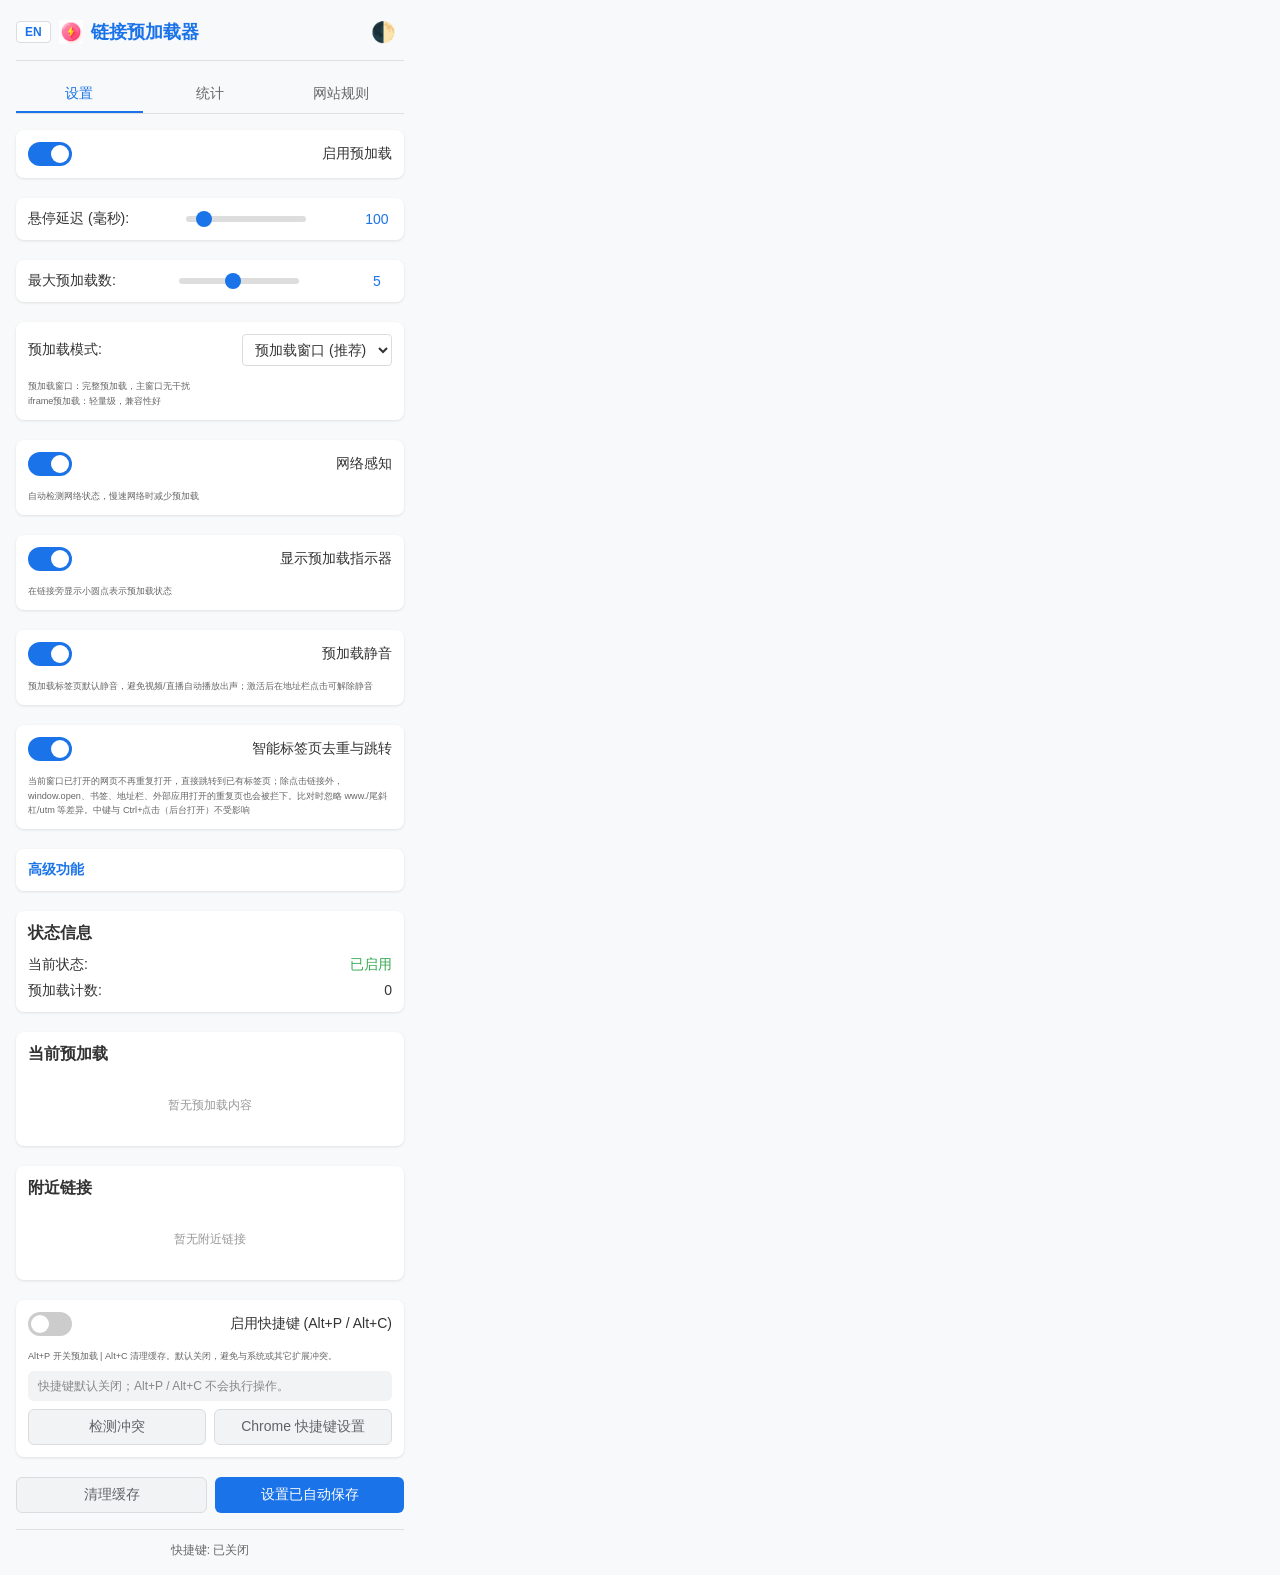
<file: popup.html>
<!DOCTYPE html>
<html lang="zh-CN">
<head>
    <meta charset="UTF-8">
    <meta name="viewport" content="width=device-width, initial-scale=1.0">
    <title data-i18n="appName">链接预加载器</title>
    <link rel="stylesheet" href="popup.css">
</head>
<body>
    <div class="container">
        <div class="header">
            <button id="languageToggle" class="language-toggle" data-i18n-title="languageToggleTitle" title="切换语言">EN</button>
            <img src="icons/icon32.png" alt="图标" class="icon" data-i18n-alt="iconAlt">
            <h1 data-i18n="appName">链接预加载器</h1>
            <button id="themeToggle" class="theme-toggle" data-i18n-title="switchTheme" title="切换主题">🌓</button>
        </div>
        
        <div class="tabs">
            <button class="tab-btn active" data-tab="settings" data-i18n="tabSettings">设置</button>
            <button class="tab-btn" data-tab="stats" data-i18n="tabStats">统计</button>
            <button class="tab-btn" data-tab="rules" data-i18n="tabRules">网站规则</button>
        </div>
        
        <div class="content">
            <div class="tab-content active" id="settings-tab">
                <div class="setting-group">
                    <div class="setting-item">
                        <label class="switch">
                            <input type="checkbox" id="enablePreload" checked>
                            <span class="slider"></span>
                        </label>
                        <span class="setting-label" data-i18n="enablePreload">启用预加载</span>
                    </div>
                </div>

                <div class="setting-group">
                    <div class="setting-item">
                        <label for="hoverDelay" data-i18n="hoverDelay">悬停延迟 (毫秒):</label>
                        <input type="range" id="hoverDelay" min="0" max="1000" value="100" step="50">
                        <span id="hoverDelayValue">100</span>
                    </div>
                </div>

                <div class="setting-group">
                    <div class="setting-item">
                        <label for="maxPreloads" data-i18n="maxPreloads">最大预加载数:</label>
                        <input type="range" id="maxPreloads" min="1" max="10" value="5" step="1">
                        <span id="maxPreloadsValue">5</span>
                    </div>
                </div>

                <div class="setting-group">
                    <div class="setting-item">
                        <label for="preloadMode" data-i18n="preloadMode">预加载模式:</label>
                        <select id="preloadMode">
                            <option value="hidden-tab" data-i18n="modeHiddenTab">预加载窗口 (推荐)</option>
                            <option value="iframe" data-i18n="modeIframe">iframe预加载</option>
                        </select>
                    </div>
                    <div class="setting-description">
                        <small data-i18n="modeHiddenDesc">预加载窗口：完整预加载，主窗口无干扰</small><br>
                        <small data-i18n="modeIframeDesc">iframe预加载：轻量级，兼容性好</small>
                    </div>
                </div>

                <div class="setting-group">
                    <div class="setting-item">
                        <label class="switch">
                            <input type="checkbox" id="networkAware" checked>
                            <span class="slider"></span>
                        </label>
                        <span class="setting-label" data-i18n="networkAware">网络感知</span>
                    </div>
                    <div class="setting-description">
                        <small data-i18n="networkAwareDesc">自动检测网络状态，慢速网络时减少预加载</small>
                    </div>
                </div>

                <div class="setting-group">
                    <div class="setting-item">
                        <label class="switch">
                            <input type="checkbox" id="showIndicator" checked>
                            <span class="slider"></span>
                        </label>
                        <span class="setting-label" data-i18n="showIndicator">显示预加载指示器</span>
                    </div>
                    <div class="setting-description">
                        <small data-i18n="showIndicatorDesc">在链接旁显示小圆点表示预加载状态</small>
                    </div>
                </div>

                <div class="setting-group">
                    <div class="setting-item">
                        <label class="switch">
                            <input type="checkbox" id="mutePreload" checked>
                            <span class="slider"></span>
                        </label>
                        <span class="setting-label" data-i18n="mutePreload">预加载静音</span>
                    </div>
                    <div class="setting-description">
                        <small data-i18n="mutePreloadDesc">预加载标签页默认静音，避免视频/直播自动播放出声；激活后在地址栏点击可解除静音</small>
                    </div>
                </div>

                <div class="setting-group">
                    <div class="setting-item">
                        <label class="switch">
                            <input type="checkbox" id="smartTabDedup" checked>
                            <span class="slider"></span>
                        </label>
                        <span class="setting-label" data-i18n="smartTabDedup">智能标签页去重与跳转</span>
                    </div>
                    <div class="setting-description">
                        <small data-i18n="smartTabDedupDesc">当前窗口已打开的网页不再重复打开，直接跳转到已有标签页；除点击链接外，window.open、书签、地址栏、外部应用打开的重复页也会被拦下。比对时忽略 www./尾斜杠/utm 等差异。中键与 Ctrl+点击（后台打开）不受影响</small>
                    </div>
                </div>

                <details class="advanced-features" id="advancedFeatures">
                    <summary id="advancedFeaturesToggle" data-i18n="advancedFeatures">高级功能</summary>

                    <div class="setting-group advanced-setting-group">
                        <div class="setting-item">
                            <label class="switch">
                                <input type="checkbox" id="tabOutEnabled">
                                <span class="slider"></span>
                            </label>
                            <span class="setting-label">Tab-out</span>
                        </div>
                        <div class="setting-description">
                            <small data-i18n="tabOutDesc">开启后新标签页将显示 Tab-out 标签页管理面板，并启用标签数量徽章与收藏右键菜单</small>
                        </div>
                    </div>

                </details>

                <div class="status-section">
                    <h3 data-i18n="statusInfo">状态信息</h3>
                    <div class="status-item">
                        <span data-i18n="currentStatus">当前状态:</span>
                        <span id="currentStatus" class="status-enabled" data-i18n="statusEnabled">已启用</span>
                    </div>
                    <div class="status-item">
                        <span data-i18n="preloadCount">预加载计数:</span>
                        <span id="preloadCount">0</span>
                    </div>
                </div>

                <div class="preload-section">
                    <h3 data-i18n="currentPreloads">当前预加载</h3>
                    <div id="preloadList" class="preload-list">
                        <div class="empty-message" data-i18n="noPreloads">暂无预加载内容</div>
                    </div>
                </div>

                <div class="nearby-section">
                    <h3 data-i18n="nearbyLinks">附近链接</h3>
                    <div id="nearbyList" class="nearby-list">
                        <div class="empty-message" data-i18n="noNearbyLinks">暂无附近链接</div>
                    </div>
                </div>

                <div class="setting-group shortcut-setting-group">
                    <div class="setting-item">
                        <label class="switch">
                            <input type="checkbox" id="shortcutsEnabled">
                            <span class="slider"></span>
                        </label>
                        <span class="setting-label" data-i18n="shortcutsEnabled">启用快捷键 (Alt+P / Alt+C)</span>
                    </div>
                    <div class="setting-description">
                        <small data-i18n="shortcutsDesc">Alt+P 开关预加载 | Alt+C 清理缓存。默认关闭，避免与系统或其它扩展冲突。</small>
                    </div>
                    <div id="shortcutStatus" class="shortcut-status disabled" data-i18n="shortcutsDisabledDetail">
                        快捷键默认关闭；Alt+P / Alt+C 不会执行操作。
                    </div>
                    <div class="shortcut-actions">
                        <button id="checkShortcutConflicts" class="btn btn-secondary btn-sm" data-i18n="checkConflicts">检测冲突</button>
                        <button id="openShortcutSettings" class="btn btn-secondary btn-sm" data-i18n="chromeShortcutSettings">Chrome 快捷键设置</button>
                    </div>
                </div>

                <div class="button-group">
                    <button id="clearCache" class="btn btn-secondary" data-i18n="clearCache">清理缓存</button>
                    <button id="saveSettings" class="btn btn-primary" data-i18n="settingsAutoSaved" data-i18n-title="settingsAutoSaved" title="设置已自动保存">设置已自动保存</button>
                </div>
            </div>

            <div class="tab-content" id="stats-tab">
                <div class="stats-section">
                    <h3 data-i18n="statsData">统计数据</h3>
                    <div class="stat-item">
                        <span class="stat-label" data-i18n="totalPreloads">总预加载次数:</span>
                        <span class="stat-value" id="totalPreloads">0</span>
                    </div>
                    <div class="stat-item">
                        <span class="stat-label" data-i18n="hitCount">命中次数:</span>
                        <span class="stat-value" id="hitCount">0</span>
                    </div>
                    <div class="stat-item">
                        <span class="stat-label" data-i18n="hitRate">命中率:</span>
                        <span class="stat-value" id="hitRate">0%</span>
                    </div>
                    <div class="stat-item">
                        <span class="stat-label" data-i18n="savedTime">节省时间:</span>
                        <span class="stat-value" id="savedTime">0ms</span>
                    </div>
                    <div class="stat-item">
                        <span class="stat-label" data-i18n="sessionTime">会话时长:</span>
                        <span class="stat-value" id="sessionTime">0秒</span>
                    </div>
                </div>
                <div class="button-group">
                    <button id="resetStats" class="btn btn-secondary" data-i18n="resetStats">重置统计</button>
                </div>
            </div>

            <div class="tab-content" id="rules-tab">
                <div class="rules-section">
                    <h3 data-i18n="siteRules">网站规则</h3>
                    <div id="rulesList" class="rules-list">
                        <div class="empty-message" data-i18n="noSiteRules">暂无网站规则</div>
                    </div>
                </div>
                <div class="button-group">
                    <button id="enableAllRules" class="btn btn-secondary" data-i18n="enableAll">全部启用</button>
                    <button id="disableAllRules" class="btn btn-secondary" data-i18n="disableAll">全部禁用</button>
                    <button id="deleteAllRules" class="btn btn-danger" data-i18n="deleteAll">全部删除</button>
                    <button id="addRule" class="btn btn-primary" data-i18n="addRule">添加规则</button>
                </div>
            </div>
        </div>

        <div class="footer">
            <p id="shortcutFooterText" data-i18n="shortcutFooterDisabled">快捷键: 已关闭</p>
        </div>
    </div>

    <script type="module" src="popup.js"></script>
</body>
</html>
</file>
<file: popup.css>
/* 链接预加载器 - Popup样式 v2.0.0 */
* {
    margin: 0;
    padding: 0;
    box-sizing: border-box;
}

body {
    width: 420px;
    min-height: 600px;
    font-family: -apple-system, BlinkMacSystemFont, 'Segoe UI', Roboto, sans-serif;
    font-size: 14px;
    color: #333;
    background: #f8f9fa;
    transition: background-color 0.3s, color 0.3s;
}

body.dark-mode {
    background: #1e1e1e;
    color: #e0e0e0;
}

.container {
    padding: 16px;
}

.header {
    display: flex;
    align-items: center;
    justify-content: space-between;
    margin-bottom: 16px;
    padding-bottom: 12px;
    border-bottom: 1px solid #e0e0e0;
}

body.dark-mode .header {
    border-bottom-color: #444;
}

.icon {
    width: 24px;
    height: 24px;
    margin-right: 8px;
}

h1 {
    font-size: 18px;
    font-weight: 600;
    color: #1a73e8;
    flex: 1;
}

body.dark-mode h1 {
    color: #8ab4f8;
}

.theme-toggle,
.language-toggle {
    background: none;
    border: none;
    font-size: 20px;
    cursor: pointer;
    padding: 4px 8px;
    border-radius: 4px;
    transition: background-color 0.2s;
}

.language-toggle {
    margin-right: 8px;
    border: 1px solid #dadce0;
    font-size: 12px;
    font-weight: 600;
    line-height: 1;
    color: #1a73e8;
    background: white;
}

.theme-toggle:hover,
.language-toggle:hover {
    background: rgba(0, 0, 0, 0.1);
}

body.dark-mode .language-toggle {
    border-color: #555;
    color: #8ab4f8;
    background: #2d2d2d;
}

body.dark-mode .theme-toggle:hover,
body.dark-mode .language-toggle:hover {
    background: rgba(255, 255, 255, 0.1);
}

/* 标签页样式 */
.tabs {
    display: flex;
    gap: 4px;
    margin-bottom: 16px;
    border-bottom: 1px solid #e0e0e0;
}

body.dark-mode .tabs {
    border-bottom-color: #444;
}

.tab-btn {
    flex: 1;
    padding: 8px 12px;
    background: none;
    border: none;
    border-bottom: 2px solid transparent;
    cursor: pointer;
    font-size: 14px;
    color: #666;
    transition: all 0.2s;
}

body.dark-mode .tab-btn {
    color: #999;
}

.tab-btn:hover {
    color: #1a73e8;
    background: rgba(26, 115, 232, 0.05);
}

body.dark-mode .tab-btn:hover {
    color: #8ab4f8;
    background: rgba(138, 180, 248, 0.1);
}

.tab-btn.active {
    color: #1a73e8;
    border-bottom-color: #1a73e8;
    font-weight: 500;
}

body.dark-mode .tab-btn.active {
    color: #8ab4f8;
    border-bottom-color: #8ab4f8;
}

.tab-content {
    display: none;
}

.tab-content.active {
    display: block;
}

.content {
    margin-bottom: 16px;
}

.setting-group {
    margin-bottom: 20px;
    padding: 12px;
    background: white;
    border-radius: 8px;
    box-shadow: 0 1px 3px rgba(0,0,0,0.1);
}

body.dark-mode .setting-group {
    background: #2d2d2d;
    box-shadow: 0 1px 3px rgba(0,0,0,0.3);
}

.setting-item {
    display: flex;
    align-items: center;
    justify-content: space-between;
    margin-bottom: 12px;
}

.setting-item:last-child {
    margin-bottom: 0;
}

.setting-label {
    font-weight: 500;
}

/* 开关样式 */
.switch {
    position: relative;
    display: inline-block;
    width: 44px;
    height: 24px;
}

.switch input {
    opacity: 0;
    width: 0;
    height: 0;
}

.slider {
    position: absolute;
    cursor: pointer;
    top: 0;
    left: 0;
    right: 0;
    bottom: 0;
    background-color: #ccc;
    transition: .4s;
    border-radius: 24px;
}

body.dark-mode .slider {
    background-color: #555;
}

.slider:before {
    position: absolute;
    content: "";
    height: 18px;
    width: 18px;
    left: 3px;
    bottom: 3px;
    background-color: white;
    transition: .4s;
    border-radius: 50%;
}

input:checked + .slider {
    background-color: #1a73e8;
}

body.dark-mode input:checked + .slider {
    background-color: #8ab4f8;
}

input:checked + .slider:before {
    transform: translateX(20px);
}

/* 滑块样式 */
input[type="range"] {
    width: 120px;
    height: 6px;
    border-radius: 3px;
    background: #ddd;
    outline: none;
    -webkit-appearance: none;
}

body.dark-mode input[type="range"] {
    background: #555;
}

input[type="range"]::-webkit-slider-thumb {
    -webkit-appearance: none;
    appearance: none;
    width: 16px;
    height: 16px;
    border-radius: 50%;
    background: #1a73e8;
    cursor: pointer;
}

body.dark-mode input[type="range"]::-webkit-slider-thumb {
    background: #8ab4f8;
}

input[type="range"]::-moz-range-thumb {
    width: 16px;
    height: 16px;
    border-radius: 50%;
    background: #1a73e8;
    cursor: pointer;
    border: none;
}

body.dark-mode input[type="range"]::-moz-range-thumb {
    background: #8ab4f8;
}

/* 下拉选择框样式 */
select {
    padding: 6px 8px;
    border: 1px solid #dadce0;
    border-radius: 4px;
    background: white;
    font-size: 14px;
    color: #333;
    cursor: pointer;
    min-width: 120px;
}

body.dark-mode select {
    border-color: #555;
    background: #2d2d2d;
    color: #e0e0e0;
}

select:focus {
    outline: none;
    border-color: #1a73e8;
}

body.dark-mode select:focus {
    border-color: #8ab4f8;
}

.setting-description {
    margin-top: 8px;
    color: #666;
    font-size: 11px;
    line-height: 1.3;
}

body.dark-mode .setting-description {
    color: #999;
}

.advanced-features {
    margin-bottom: 20px;
    background: white;
    border-radius: 8px;
    box-shadow: 0 1px 3px rgba(0,0,0,0.1);
    overflow: hidden;
}

body.dark-mode .advanced-features {
    background: #2d2d2d;
    box-shadow: 0 1px 3px rgba(0,0,0,0.3);
}

.advanced-features summary {
    cursor: pointer;
    list-style: none;
    padding: 12px;
    font-weight: 600;
    color: #1a73e8;
    user-select: none;
}

.advanced-features summary::-webkit-details-marker {
    display: none;
}

.advanced-features summary::after {
    content: attr(data-i18n-expand);
    float: right;
    font-size: 12px;
    color: #666;
    font-weight: 400;
}

.advanced-features[open] summary::after {
    content: attr(data-i18n-collapse);
}

body.dark-mode .advanced-features summary {
    color: #8ab4f8;
}

body.dark-mode .advanced-features summary::after {
    color: #999;
}

.advanced-setting-group {
    margin-bottom: 0;
    border-radius: 0;
    box-shadow: none;
    border-top: 1px solid #e0e0e0;
}

/* 快捷键状态提示 */
.shortcut-status {
    margin-top: 8px;
    padding: 6px 10px;
    border-radius: 6px;
    font-size: 12px;
    line-height: 1.5;
}

.shortcut-status.disabled {
    background: #f1f3f4;
    color: #888;
}

.shortcut-status.ok {
    background: #e6f4ea;
    color: #1e7e34;
}

.shortcut-status.warning {
    background: #fff3e0;
    color: #e65100;
}

.shortcut-status.info {
    background: #e8f0fe;
    color: #1a73e8;
}

body.dark-mode .shortcut-status.disabled {
    background: #2a2a2a;
    color: #888;
}

body.dark-mode .shortcut-status.ok {
    background: #1b3a22;
    color: #81c784;
}

body.dark-mode .shortcut-status.warning {
    background: #3a2800;
    color: #ffb74d;
}

body.dark-mode .shortcut-status.info {
    background: #1a2a4a;
    color: #8ab4f8;
}

/* 快捷键操作按钮行 */
.shortcut-actions {
    display: flex;
    gap: 8px;
    margin-top: 8px;
}

.btn-sm {
    padding: 4px 10px;
    font-size: 12px;
}

body.dark-mode .advanced-setting-group {
    box-shadow: none;
    border-top-color: #444;
}

/* 状态部分 */
.status-section, .preload-section, .nearby-section, .stats-section, .rules-section {
    margin-bottom: 20px;
    padding: 12px;
    background: white;
    border-radius: 8px;
    box-shadow: 0 1px 3px rgba(0,0,0,0.1);
}

body.dark-mode .status-section,
body.dark-mode .preload-section,
body.dark-mode .nearby-section,
body.dark-mode .stats-section,
body.dark-mode .rules-section {
    background: #2d2d2d;
    box-shadow: 0 1px 3px rgba(0,0,0,0.3);
}

.status-section h3, .preload-section h3, .nearby-section h3, .stats-section h3, .rules-section h3 {
    font-size: 16px;
    margin-bottom: 12px;
    color: #333;
}

body.dark-mode .status-section h3,
body.dark-mode .preload-section h3,
body.dark-mode .nearby-section h3,
body.dark-mode .stats-section h3,
body.dark-mode .rules-section h3 {
    color: #e0e0e0;
}

.status-item, .stat-item {
    display: flex;
    justify-content: space-between;
    margin-bottom: 8px;
}

.status-item:last-child, .stat-item:last-child {
    margin-bottom: 0;
}

.status-enabled {
    color: #34a853;
    font-weight: 500;
}

.status-disabled {
    color: #ea4335;
    font-weight: 500;
}

.stat-label {
    color: #666;
}

body.dark-mode .stat-label {
    color: #999;
}

.stat-value {
    font-weight: 600;
    color: #1a73e8;
}

body.dark-mode .stat-value {
    color: #8ab4f8;
}

/* 预加载列表样式 */
.preload-list, .nearby-list, .rules-list {
    max-height: 150px;
    overflow-y: auto;
}

.preload-item, .nearby-item {
    padding: 8px;
    margin-bottom: 6px;
    background: #f8f9fa;
    border-radius: 4px;
    border-left: 3px solid #1a73e8;
}

body.dark-mode .preload-item,
body.dark-mode .nearby-item {
    background: #1e1e1e;
    border-left-color: #8ab4f8;
}

.preload-item:last-child, .nearby-item:last-child {
    margin-bottom: 0;
}

.preload-item.loading {
    border-left-color: #ff9800;
}

.preload-item.loaded {
    border-left-color: #4caf50;
}

.preload-item.failed {
    border-left-color: #f44336;
}

.item-title {
    font-weight: 500;
    font-size: 12px;
    color: #333;
    margin-bottom: 4px;
    overflow: hidden;
    text-overflow: ellipsis;
    white-space: nowrap;
}

body.dark-mode .item-title {
    color: #e0e0e0;
}

.item-url {
    font-size: 11px;
    color: #666;
    overflow: hidden;
    text-overflow: ellipsis;
    white-space: nowrap;
}

body.dark-mode .item-url {
    color: #999;
}

.item-meta {
    display: flex;
    justify-content: space-between;
    align-items: center;
    font-size: 10px;
    color: #999;
    margin-top: 4px;
}

.item-status {
    padding: 2px 6px;
    border-radius: 10px;
    background: #e0e0e0;
    color: #666;
}

.item-status.loading {
    background: #fff3e0;
    color: #f57c00;
}

.item-status.loaded {
    background: #e8f5e8;
    color: #2e7d32;
}

.item-distance {
    font-size: 10px;
    color: #999;
}

.item-tab-id {
    font-size: 9px;
    color: #666;
    background: #f0f0f0;
    padding: 1px 4px;
    border-radius: 3px;
    margin-left: 4px;
}

body.dark-mode .item-tab-id {
    color: #999;
    background: #1e1e1e;
}

.empty-message {
    text-align: center;
    color: #999;
    font-size: 12px;
    padding: 20px;
}

body.dark-mode .empty-message {
    color: #666;
}

/* 规则列表样式 */
.rule-item {
    display: flex;
    align-items: center;
    justify-content: space-between;
    padding: 8px;
    margin-bottom: 6px;
    background: #f8f9fa;
    border-radius: 4px;
}

body.dark-mode .rule-item {
    background: #1e1e1e;
}

.rule-item:last-child {
    margin-bottom: 0;
}

.rule-domain {
    flex: 1;
    font-weight: 500;
    font-size: 13px;
    color: #333;
}

body.dark-mode .rule-domain {
    color: #e0e0e0;
}

.rule-status {
    padding: 2px 8px;
    border-radius: 12px;
    font-size: 11px;
    margin: 0 8px;
}

.rule-status.enabled {
    background: #e8f5e8;
    color: #2e7d32;
}

.rule-status.disabled {
    background: #ffebee;
    color: #c62828;
}

body.dark-mode .rule-status.enabled {
    background: #1b5e20;
    color: #81c784;
}

body.dark-mode .rule-status.disabled {
    background: #b71c1c;
    color: #e57373;
}

.rule-actions {
    display: flex;
    gap: 4px;
}

.btn-toggle {
    padding: 4px 8px;
    background: #1a73e8;
    color: white;
    border: none;
    border-radius: 4px;
    cursor: pointer;
    font-size: 11px;
    transition: background-color 0.2s;
}

.btn-toggle:hover {
    background: #1557b0;
}

body.dark-mode .btn-toggle {
    background: #8ab4f8;
    color: #1e1e1e;
}

body.dark-mode .btn-toggle:hover {
    background: #aecbfa;
}

.btn-remove {
    padding: 4px 8px;
    background: #ea4335;
    color: white;
    border: none;
    border-radius: 4px;
    cursor: pointer;
    font-size: 11px;
    transition: background-color 0.2s;
}

.btn-remove:hover {
    background: #c5221f;
}

/* 按钮样式 */
.button-group {
    display: flex;
    gap: 8px;
    margin-top: 16px;
}

.btn {
    flex: 1;
    padding: 8px 16px;
    border: none;
    border-radius: 6px;
    font-size: 14px;
    font-weight: 500;
    cursor: pointer;
    transition: all 0.2s;
}

.btn-primary {
    background: #1a73e8;
    color: white;
}

.btn-primary:hover {
    background: #1557b0;
}

body.dark-mode .btn-primary {
    background: #8ab4f8;
    color: #1e1e1e;
}

body.dark-mode .btn-primary:hover {
    background: #aecbfa;
}

.btn-secondary {
    background: #f1f3f4;
    color: #5f6368;
    border: 1px solid #dadce0;
}

.btn-secondary:hover {
    background: #e8eaed;
}

.btn-danger {
    background: #ea4335;
    color: white;
}

.btn-danger:hover {
    background: #c5221f;
}

body.dark-mode .btn-secondary {
    background: #2d2d2d;
    color: #e0e0e0;
    border-color: #555;
}

body.dark-mode .btn-secondary:hover {
    background: #3d3d3d;
}

body.dark-mode .btn-danger {
    background: #b71c1c;
    color: #fff;
}

body.dark-mode .btn-danger:hover {
    background: #8b1515;
}

.btn:active {
    transform: translateY(1px);
}

/* 页脚 */
.footer {
    text-align: center;
    padding-top: 12px;
    border-top: 1px solid #e0e0e0;
}

body.dark-mode .footer {
    border-top-color: #444;
}

.footer p {
    font-size: 12px;
    color: #666;
}

body.dark-mode .footer p {
    color: #999;
}

/* 数值显示 */
#hoverDelayValue,
#maxPreloadsValue {
    min-width: 30px;
    text-align: center;
    font-weight: 500;
    color: #1a73e8;
}

body.dark-mode #hoverDelayValue,
body.dark-mode #maxPreloadsValue {
    color: #8ab4f8;
}
</file>
